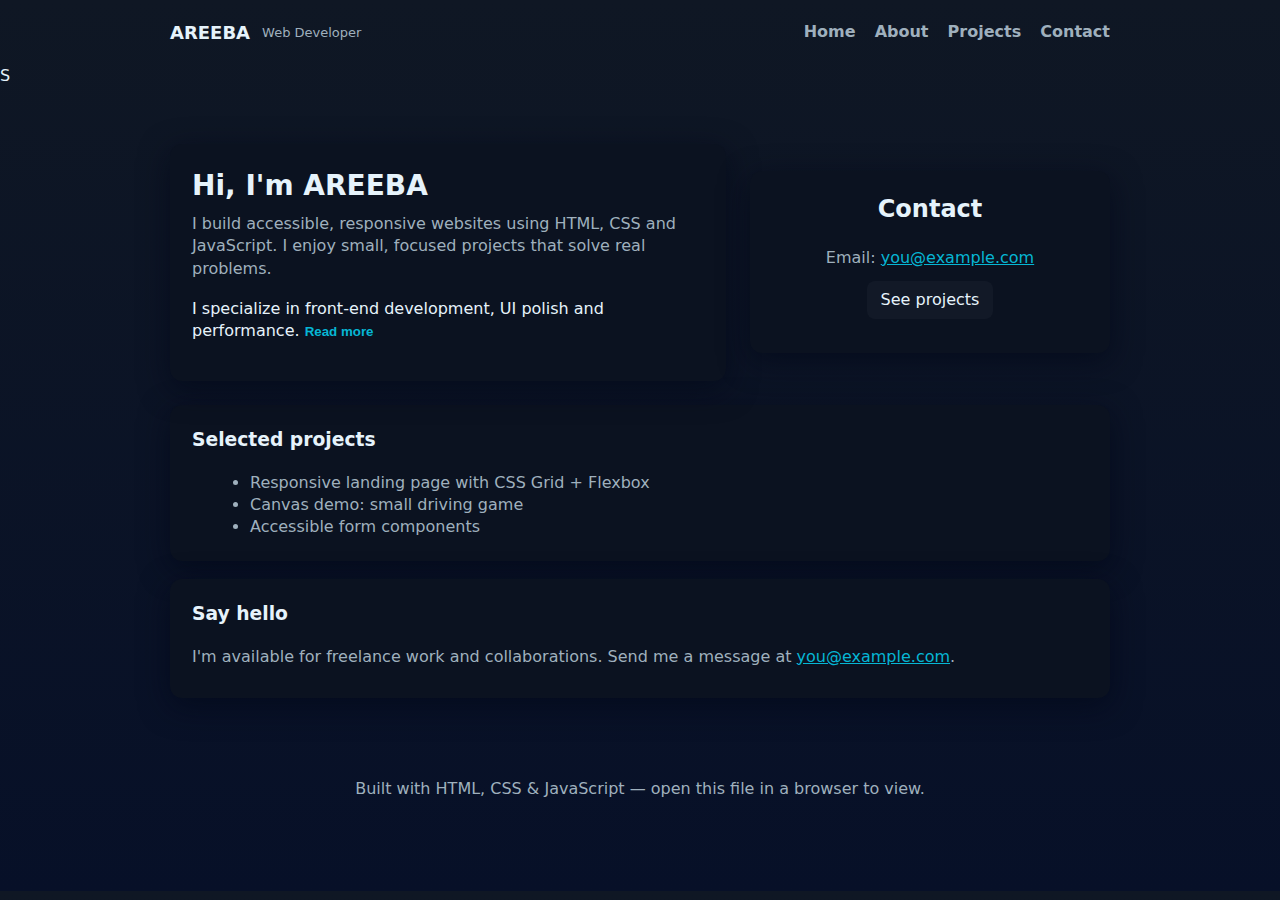
<file: AREEBA.html>
<!doctype html>
<html lang="en">
<head>
  <meta charset="utf-8" />
  <meta name="VIEWPORT" content="width=device-width, initial-scale=1" />
  <title>AREEBA — Landing Page</title>
  <style>
    :root{
      --bg: #0f1724;
      --card: #0b1220;
      --accent: #06b6d4;
      --muted: #9fb0bd;
      --glass: rgba(255,255,255,0.03);
    }
    *{box-sizing:border-box}
    body{margin:0;font-family:Inter,system-ui,Arial,sans-serif;background:linear-gradient(180deg,var(--bg),#071028);color:#e6f3fb;line-height:1.4}
    header{display:flex;justify-content:space-between;align-items:center;padding:20px;max-width:980px;margin:0 auto}
    nav a{color:var(--muted);text-decoration:none;margin-left:14px;font-weight:600}
    .container{max-width:980px;margin:36px auto;padding:20px}
    .hero{display:grid;grid-template-columns:1fr 360px;gap:24px;align-items:center}
    .card{background:var(--card);padding:22px;border-radius:12px;box-shadow:0 8px 30px rgba(2,6,23,0.6)}
    h1{margin:0 0 8px 0;font-size:28px}
    p.lead{color:var(--muted);margin:0 0 12px 0}
    .about{margin-top:18px}
    .read-more{color:var(--accent);cursor:pointer;border:none;background:transparent;padding:0;font-weight:700}
    footer{max-width:980px;margin:40px auto 70px;padding:20px;color:var(--muted);text-align:center}
    /* responsive */
    @media (max-width:820px){.hero{grid-template-columns:1fr;}.container{padding:12px}}
  </style>
</head>
<body>
  <header>
    <div style="display:flex;align-items:center;gap:12px">
      <strong style="font-size:18px">AREEBA</strong>
      <span style="color:var(--muted);font-size:13px">Web Developer</span>
    </div>
    <nav>
      <a href="#home">Home</a>
      <a href="#about">About</a>
      <a href="#projects">Projects</a>
      <a href="#contact">Contact</a>
    </nav>
  </header>S

  <main class="container">
    <section id="home" class="hero">
      <div>
        <div class="card">
          <h1>Hi, I'm AREEBA</h1>
          <p class="lead">I build accessible, responsive websites using HTML, CSS and JavaScript. I enjoy small, focused projects that solve real problems.</p>
          <p class="about" id="aboutPreview">I specialize in front-end development, UI polish and performance. <button id="toggleMore" class="read-more" aria-expanded="false">Read more</button></p>
          <div id="aboutMore" style="display:none;margin-top:12px;color:var(--muted)">
            <p>I have experience creating landing pages, interactive UI components, and small canvas demos. I like clean code and pragmatic design. When I'm not coding I enjoy photography and cycling.</p>
          </div>
        </div>
      </div>

      <aside>
        <div class="card" style="text-align:center">
          <h2 style="margin-top:0">Contact</h2>
          <p style="color:var(--muted);margin:8px 0">Email: <a href="mailto:you@example.com" style="color:var(--accent)">you@example.com</a></p>
          <p style="margin:12px 0"><a href="#projects" style="display:inline-block;padding:8px 14px;border-radius:8px;background:var(--glass);color:inherit;text-decoration:none">See projects</a></p>
        </div>
      </aside>
    </section>

    <section id="projects" style="margin-top:24px">
      <div class="card">
        <h3 style="margin-top:0">Selected projects</h3>
        <ul style="color:var(--muted);margin:10px 0 0 18px">
          <li>Responsive landing page with CSS Grid + Flexbox</li>
          <li>Canvas demo: small driving game</li>
          <li>Accessible form components</li>
        </ul>
      </div>
    </section>

    <section id="contact" style="margin-top:18px">
      <div class="card">
        <h3 style="margin-top:0">Say hello</h3>
        <p style="color:var(--muted);margin:8px 0">I'm available for freelance work and collaborations. Send me a message at <a href="mailto:you@example.com" style="color:var(--accent)">you@example.com</a>.</p>
      </div>
    </section>
  </main>

  <footer>
    Built with HTML, CSS & JavaScript — open this file in a browser to view.
  </footer>

  <script>
    // Scoped script to avoid global redeclarations
    (function(){
      // Smooth scrolling for internal links
      document.querySelectorAll('a[href^="#"]').forEach(a=>{
        a.addEventListener('click', function(e){
          const href = this.getAttribute('href');
          if(href.length > 1 && href.startsWith('#')){
            e.preventDefault();
            const el = document.querySelector(href);
            if(el) el.scrollIntoView({behavior:'smooth', block:'start'});
          }
        });
      });

      // Read more toggle
      const btn = document.getElementById('toggleMore');
      const more = document.getElementById('aboutMore');
      if(btn && more){
        btn.addEventListener('click', ()=>{
          const expanded = btn.getAttribute('aria-expanded') === 'true';
          btn.setAttribute('aria-expanded', String(!expanded));
          if(expanded){ more.style.display = 'none'; btn.textContent = 'Read more'; }
          else { more.style.display = 'block'; btn.textContent = 'Read less'; }
        });
      }
    })();
  </script>
</body>
</html>
</file>
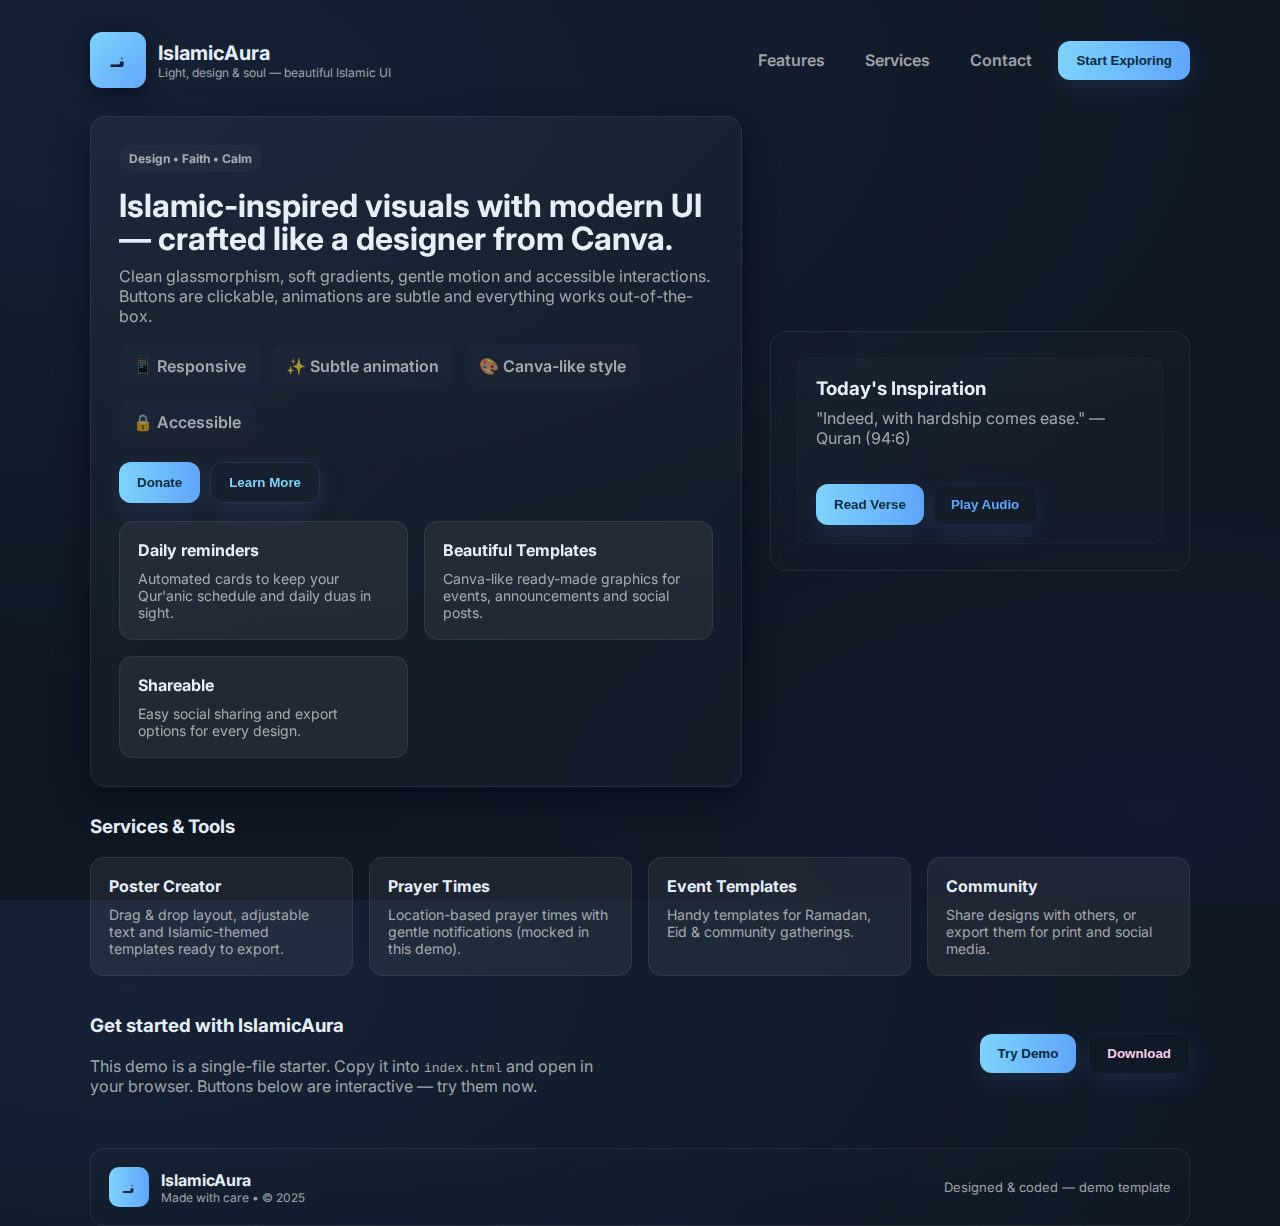
<file: IslamicAura-demo (1).html>
<!doctype html>
<html lang="en"><head>
  <meta charset="utf-8">
  <meta name="viewport" content="width=device-width, initial-scale=1">
  <title>IslamicAura — Light, Design &amp; Soul</title>
  <link rel="preconnect" href="https://fonts.gstatic.com" crossorigin="">
  <link href="https://fonts.googleapis.com/css2?family=Inter:wght@300;400;600;700;800&amp;family=Lateef&amp;display=swap" rel="stylesheet">
  <style>
    /* ------------------------
       Variables & Base
       ------------------------ */
    :root{
      --bg:#0f1724; /* deep navy */
      --card: rgba(255,255,255,0.06);
      --glass: rgba(255,255,255,0.06);
      --accent1: #7dd3fc; /* sky */
      --accent2: #60a5fa; /* blue */
      --accent3: #fbcfe8; /* soft rose */
      --muted: rgba(255,255,255,0.6);
      --radius:16px;
      --glass-border: rgba(255,255,255,0.08);
    }
    *{box-sizing:border-box}
    html,body{height:100%}
    body{
      margin:0;
      font-family:Inter, system-ui, -apple-system, 'Segoe UI', Roboto, 'Helvetica Neue', Arial;
      background: radial-gradient(1200px 600px at 10% 10%, rgba(96,165,250,0.08), transparent),
                  radial-gradient(800px 400px at 90% 90%, rgba(123,97,255,0.04), transparent),
                  var(--bg);
      color:#e6eef8;
      -webkit-font-smoothing:antialiased;
      -moz-osx-font-smoothing:grayscale;
      padding:32px;
    }

    /* ------------------------
       Container
       ------------------------ */
    .container{max-width:1100px;margin:0 auto}

    /* ------------------------
       Header / Nav
       ------------------------ */
    .nav{
      display:flex;align-items:center;justify-content:space-between;
      gap:20px;margin-bottom:28px
    }
    .brand{display:flex;align-items:center;gap:12px}
    .logo{
      width:56px;height:56px;border-radius:12px;
      background:linear-gradient(135deg,var(--accent1),var(--accent2));
      box-shadow:0 6px 18px rgba(2,6,23,0.6), inset 0 -6px 18px rgba(255,255,255,0.06);
      display:grid;place-items:center;font-weight:700;color:#07203b;font-size:20px
    }
    .brand h1{margin:0;font-size:20px}
    .brand p{margin:0;font-size:12px;color:var(--muted)}

    .nav-links{display:flex;gap:12px;align-items:center}
    .nav-links a{color:var(--muted);text-decoration:none;padding:10px 14px;border-radius:12px;font-weight:600}
    .nav-links a:hover{background:rgba(255,255,255,0.03);color:#fff;transform:translateY(-2px)}

    .btn{display:inline-flex;align-items:center;gap:10px;padding:12px 18px;border-radius:12px;background:linear-gradient(90deg,var(--accent1),var(--accent2));color:#042b3b;font-weight:700;border:none;cursor:pointer;box-shadow:0 8px 24px rgba(96,165,250,0.12);transition:all .2s}
    .btn:active{transform:translateY(1px)}

    /* ------------------------
       Hero
       ------------------------ */
    .hero{display:grid;grid-template-columns:1fr 420px;gap:28px;align-items:center;margin-bottom:28px}

    .card-hero{
      background:linear-gradient(135deg, rgba(255,255,255,0.03), rgba(255,255,255,0.02));
      border-radius:var(--radius);padding:28px;border:1px solid var(--glass-border);backdrop-filter: blur(6px);
      box-shadow:0 10px 30px rgba(2,6,23,0.6);
    }
    .kicker{display:inline-block;padding:6px 10px;border-radius:999px;background:rgba(255,255,255,0.03);font-weight:700;color:var(--muted);font-size:12px}
    .hero h2{margin:18px 0 10px;font-size:32px;line-height:1.03}
    .hero p{color:var(--muted);margin:0 0 18px}

    /* animated features list */
    .features{display:flex;gap:12px;flex-wrap:wrap}
    .feature{background:linear-gradient(180deg, rgba(255,255,255,0.02), rgba(255,255,255,0.01));padding:12px 14px;border-radius:12px;font-weight:600;color:var(--muted);display:flex;gap:10px;align-items:center}

    /* right card with decorative pattern */
    .right-visual{position:relative;padding:26px;border-radius:var(--radius);overflow:hidden;border:1px solid var(--glass-border);background:linear-gradient(180deg, rgba(255,255,255,0.02), rgba(255,255,255,0.01));}
    .pattern{position:absolute;inset:0;pointer-events:none;opacity:0.16;background-image:radial-gradient(circle at 10% 10%, rgba(255,255,255,0.02) 0, transparent 20%), linear-gradient(120deg, rgba(123,97,255,0.02), transparent);}
    .pray-card{position:relative;z-index:2;background:linear-gradient(180deg, rgba(255,255,255,0.02), rgba(255,255,255,0.01));padding:18px;border-radius:12px;border:1px solid rgba(255,255,255,0.03)}
    .pray-card h3{margin:0 0 8px}

    /* ------------------------
       Cards grid
       ------------------------ */
    .grid{display:grid;grid-template-columns:repeat(auto-fit,minmax(220px,1fr));gap:16px;margin-top:18px}
    .card{background:var(--card);padding:18px;border-radius:14px;border:1px solid var(--glass-border);transition:transform .35s, box-shadow .35s}
    .card:hover{transform:translateY(-8px);box-shadow:0 18px 40px rgba(2,6,23,0.6)}
    .card h4{margin:0 0 10px}
    .card p{margin:0;color:var(--muted);font-size:14px}

    /* ------------------------
       Footer
       ------------------------ */
    footer{margin-top:36px;padding:18px;border-radius:14px;background:linear-gradient(180deg, rgba(255,255,255,0.01), rgba(255,255,255,0.00));border:1px solid var(--glass-border);display:flex;justify-content:space-between;align-items:center}

    /* ------------------------
       Small helpers & animations
       ------------------------ */
    .fade-in{animation:fadeIn .7s ease both}
    @keyframes fadeIn{from{opacity:0; transform:translateY(8px)} to{opacity:1; transform:none}}

    .float{animation:float 6s ease-in-out infinite}
    @keyframes float{0%{transform:translateY(0)}50%{transform:translateY(-8px)}100%{transform:translateY(0)}}

    /* CTA ripple */
    .btn--ripple{position:relative;overflow:hidden}
    .btn--ripple span.ripple{position:absolute;border-radius:999px;transform:scale(0);animation:btnRipple .6s linear;opacity:0.7;background:rgba(255,255,255,0.45)}
    @keyframes btnRipple{to{transform:scale(6);opacity:0}}

    /* responsive */
    @media (max-width:980px){
      .hero{grid-template-columns:1fr;}
      .right-visual{order:2}
    }
    @media (max-width:520px){
      body{padding:18px}
      .logo{width:46px;height:46px;font-size:18px}
      .hero h2{font-size:26px}
    }
  </style>
</head>
<body>
  <div class="container">
    <header class="nav fade-in" role="banner">
      <div class="brand">
        <div class="logo" aria-hidden="">نـ</div>
        <div>
          <h1>IslamicAura</h1>
          <p>Light, design &amp; soul — beautiful Islamic UI</p>
        </div>
      </div>

      <nav class="nav-links" role="navigation" aria-label="Main navigation">
        <a href="#features">Features</a>
        <a href="#services">Services</a>
        <a href="#contact">Contact</a>
        <button class="btn" id="primaryAction">Start Exploring</button>
      </nav>
    </header>

    <main>
      <section class="hero">
        <div class="card-hero fade-in">
          <span class="kicker">Design • Faith • Calm</span>
          <h2>Islamic-inspired visuals with modern UI — crafted like a designer from Canva.</h2>
          <p>Clean glassmorphism, soft gradients, gentle motion and accessible interactions. Buttons are clickable, animations are subtle and everything works out-of-the-box.</p>

          <div class="features" id="features">
            <div class="feature">📱 Responsive</div>
            <div class="feature">✨ Subtle animation</div>
            <div class="feature">🎨 Canva-like style</div>
            <div class="feature">🔒 Accessible</div>
          </div>

          <div style="margin-top:18px;display:flex;gap:10px;flex-wrap:wrap">
            <button class="btn btn--ripple" id="donateBtn">Donate</button>
            <button class="btn" id="learnBtn" style="background:transparent;color:var(--accent1);border:1px solid rgba(125,211,252,0.12)">Learn More</button>
          </div>

          <div class="grid" style="margin-top:18px">
            <div class="card">
              <h4>Daily reminders</h4>
              <p>Automated cards to keep your Qur'anic schedule and daily duas in sight.</p>
            </div>
            <div class="card">
              <h4>Beautiful Templates</h4>
              <p>Canva-like ready-made graphics for events, announcements and social posts.</p>
            </div>
            <div class="card">
              <h4>Shareable</h4>
              <p>Easy social sharing and export options for every design.</p>
            </div>
          </div>
        </div>

        <aside class="right-visual float">
          <div class="pattern"></div>
          <div class="pray-card">
            <h3>Today's Inspiration</h3>
            <p style="color:var(--muted)">"Indeed, with hardship comes ease." — Quran (94:6)</p>
            <div style="height:18px"></div>
            <div style="display:flex;gap:8px;flex-wrap:wrap">
              <button class="btn" id="readMore">Read Verse</button>
              <button class="btn" id="playAudio" style="background:transparent;color:var(--accent2);border:1px solid rgba(96,165,250,0.08)">Play Audio</button>
            </div>
          </div>
        </aside>
      </section>

      <!-- Secondary area -->
      <section id="services" class="fade-in">
        <h3 style="margin-top:8px">Services &amp; Tools</h3>
        <div class="grid">
          <div class="card">
            <h4>Poster Creator</h4>
            <p>Drag &amp; drop layout, adjustable text and Islamic-themed templates ready to export.</p>
          </div>
          <div class="card">
            <h4>Prayer Times</h4>
            <p>Location-based prayer times with gentle notifications (mocked in this demo).</p>
          </div>
          <div class="card">
            <h4>Event Templates</h4>
            <p>Handy templates for Ramadan, Eid &amp; community gatherings.</p>
          </div>
          <div class="card">
            <h4>Community</h4>
            <p>Share designs with others, or export them for print and social media.</p>
          </div>
        </div>
      </section>

      <!-- Contact / CTA -->
      <section id="contact" class="fade-in" style="margin-top:20px">
        <div style="display:flex;gap:18px;align-items:center;justify-content:space-between;flex-wrap:wrap">
          <div>
            <h3>Get started with IslamicAura</h3>
            <p style="color:var(--muted);max-width:520px">This demo is a single-file starter. Copy it into <code>index.html</code> and open in your browser. Buttons below are interactive — try them now.</p>
          </div>
          <div style="display:flex;gap:12px;align-items:center">
            <button class="btn" id="tryBtn">Try Demo</button>
            <button class="btn" id="downloadBtn" style="background:transparent;color:var(--accent3);border:1px solid rgba(251,207,232,0.06)">Download</button>
          </div>
        </div>
      </section>
    </main>

    <footer>
      <div style="display:flex;gap:12px;align-items:center">
        <div style="width:40px;height:40px;border-radius:10px;background:linear-gradient(90deg,var(--accent1),var(--accent2));display:grid;place-items:center;color:#042b3b;font-weight:700">نـ</div>
        <div>
          <strong>IslamicAura</strong><div style="font-size:12px;color:var(--muted)">Made with care • © 2025</div>
        </div>
      </div>
      <div style="color:var(--muted);font-size:13px">Designed &amp; coded — demo template</div>
    </footer>

  </div>

  <!-- Modal (hidden by default) -->
  <div id="modal" role="dialog" aria-modal="true" aria-hidden="true" style="position: fixed; inset: 0px; display: grid; place-items: center; background: rgba(2, 6, 23, 0.6); padding: 20px; opacity: 0; pointer-events: none; transition: 0.25s;">
    <div style="max-width:680px;width:100%;background:linear-gradient(180deg, rgba(255,255,255,0.03), rgba(255,255,255,0.01));border-radius:14px;padding:22px;border:1px solid var(--glass-border);backdrop-filter:blur(6px)">
      <h3 id="modalTitle">Demo Mode</h3>
      <p id="modalBody" style="color:var(--muted)">You opened demo mode — explore templates and copy HTML from the cards.</p>
      <div style="display:flex;justify-content:flex-end;gap:8px;margin-top:12px">
        <button class="btn" id="modalClose">Close</button>
      </div>
    </div>
  </div>

  <script>
    // ------------------------
    // Tiny interactive layer
    // ------------------------
    function showModal(title, body){
      const modal = document.getElementById('modal');
      document.getElementById('modalTitle').textContent = title;
      document.getElementById('modalBody').textContent = body;
      modal.style.opacity = '1';
      modal.style.pointerEvents = 'auto';
      modal.setAttribute('aria-hidden','false');
    }
    function hideModal(){
      const modal = document.getElementById('modal');
      modal.style.opacity = '0';
      modal.style.pointerEvents = 'none';
      modal.setAttribute('aria-hidden','true');
    }

    // Ripple effect for buttons with .btn--ripple
    document.querySelectorAll('.btn--ripple').forEach(btn=>{
      btn.addEventListener('click', function(e){
        const rect = btn.getBoundingClientRect();
        const span = document.createElement('span');
        span.className = 'ripple';
        const size = Math.max(rect.width, rect.height);
        span.style.width = span.style.height = size + 'px';
        span.style.left = (e.clientX - rect.left - size/2) + 'px';
        span.style.top = (e.clientY - rect.top - size/2) + 'px';
        btn.appendChild(span);
        setTimeout(()=> span.remove(), 700);
      })
    })

    // Buttons
    document.getElementById('primaryAction').addEventListener('click', ()=>{
      showModal('Explore IslamicAura', 'Thanks for clicking — this demo shows how your product can guide users gently. Try the other buttons too.');
    })

    document.getElementById('donateBtn').addEventListener('click', ()=>{
      showModal('Support Community', 'This is a demo donation flow. Replace this with your payment provider integration (Stripe, PayPal, etc.)');
    })

    document.getElementById('readMore').addEventListener('click', ()=>{
      showModal('Quranic Verse', '"Indeed, with hardship comes ease." — Quran (94:6). Reflect and share this design.');
    })

    document.getElementById('playAudio').addEventListener('click', ()=>{
      showModal('Audio', 'Audio playback would start here in a real site. You can attach an <audio> element and call .play()');
    })

    document.getElementById('tryBtn').addEventListener('click', ()=>{
      showModal('Demo Mode', 'You opened demo mode — explore templates and copy HTML from the cards.');
    })

    document.getElementById('modalClose').addEventListener('click', hideModal);

    // Close modal on outside click
    document.getElementById('modal').addEventListener('click', (e)=>{
      if(e.target.id === 'modal') hideModal();
    })

    // Download demo (creates a small file and triggers download)
    document.getElementById('downloadBtn').addEventListener('click', ()=>{
      const html = '<!doctype html>\n' + document.documentElement.outerHTML;
      const blob = new Blob([html], {type: 'text/html'});
      const url = URL.createObjectURL(blob);
      const a = document.createElement('a');
      a.href = url; a.download = 'IslamicAura-demo.html';
      document.body.appendChild(a); a.click(); a.remove(); URL.revokeObjectURL(url);
    })

    // Small accessibility: keyboard close modal
    document.addEventListener('keydown', (e)=>{
      if(e.key === 'Escape') hideModal();
    })
  </script>


</body></html>
</file>
